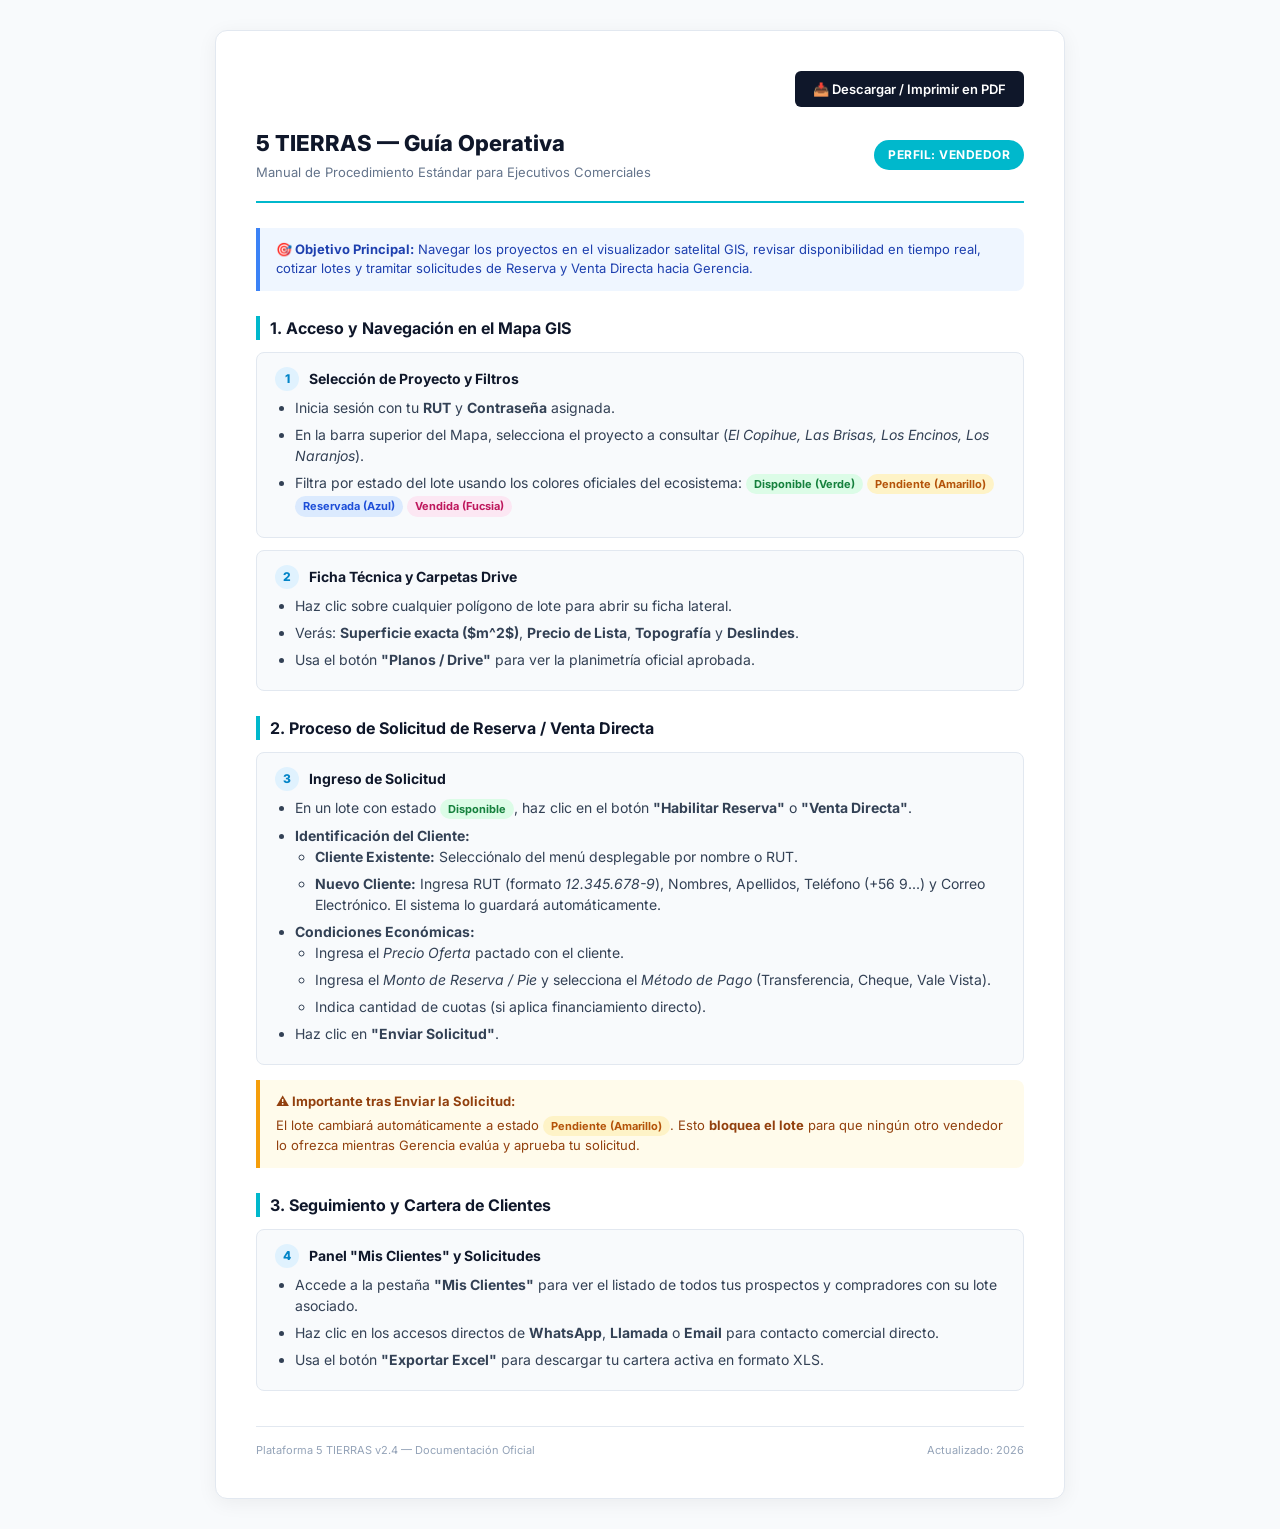
<file: 02_GESTION/guias/GUIA_VENDEDOR.html>
<!DOCTYPE html>
<html lang="es">
<head>
  <meta charset="UTF-8">
  <title>Guía de Operación — Perfil Vendedor | 5 TIERRAS</title>
  <style>
    @import url('https://fonts.googleapis.com/css2?family=Inter:wght@300;400;500;600;700;800&display=swap');
    
    * { box-sizing: border-box; margin: 0; padding: 0; font-family: 'Inter', sans-serif; }
    body { background: #f8fafc; color: #0f172a; padding: 30px 20px; line-height: 1.5; font-size: 14px; }
    .container { max-width: 850px; margin: 0 auto; background: #ffffff; padding: 40px; border-radius: 12px; box-shadow: 0 4px 20px rgba(0,0,0,0.06); border: 1px solid #e2e8f0; }
    
    /* Header */
    .header { display: flex; justify-content: space-between; align-items: center; border-bottom: 2px solid #00B8CC; padding-bottom: 18px; margin-bottom: 25px; }
    .badge-role { background: #00B8CC; color: #ffffff; padding: 6px 14px; border-radius: 20px; font-weight: 700; font-size: 12px; text-transform: uppercase; letter-spacing: 0.5px; }
    .title { font-size: 22px; font-weight: 800; color: #0f172a; }
    .subtitle { font-size: 13px; color: #64748b; margin-top: 3px; }
    
    /* Action Bar */
    .action-bar { display: flex; justify-content: flex-end; margin-bottom: 20px; gap: 10px; }
    .btn-pdf { background: #0f172a; color: #ffffff; border: none; padding: 10px 18px; border-radius: 6px; font-weight: 600; cursor: pointer; display: inline-flex; align-items: center; gap: 8px; font-size: 13px; transition: all 0.2s; }
    .btn-pdf:hover { background: #00B8CC; }
    
    /* Steps & Sections */
    .section-title { font-size: 16px; font-weight: 700; color: #0f172a; border-left: 4px solid #00B8CC; padding-left: 10px; margin: 25px 0 12px 0; }
    .step-card { background: #f8fafc; border: 1px solid #e2e8f0; border-radius: 8px; padding: 14px 18px; margin-bottom: 12px; }
    .step-header { display: flex; align-items: center; gap: 10px; font-weight: 700; font-size: 14px; color: #0f172a; margin-bottom: 6px; }
    .step-number { background: #e0f2fe; color: #0284c7; width: 24px; height: 24px; border-radius: 50%; display: flex; align-items: center; justify-content: center; font-size: 12px; font-weight: 800; }
    
    ul { margin-left: 20px; color: #334155; }
    li { margin-bottom: 6px; }
    
    .status-pill { display: inline-block; padding: 2px 8px; border-radius: 12px; font-size: 11px; font-weight: 700; }
    .st-disponible { background: #dcfce7; color: #15803d; }
    .st-pendiente { background: #fef3c7; color: #b45309; }
    .st-reservada { background: #dbeafe; color: #1d4ed8; }
    .st-vendida { background: #fce7f3; color: #be185d; }
    
    .tip-box { background: #eff6ff; border-left: 4px solid #3b82f6; padding: 12px 16px; border-radius: 0 8px 8px 0; margin: 15px 0; font-size: 13px; color: #1e40af; }
    .warning-box { background: #fffbeb; border-left: 4px solid #f59e0b; padding: 12px 16px; border-radius: 0 8px 8px 0; margin: 15px 0; font-size: 13px; color: #92400e; }
    
    .footer { margin-top: 35px; border-top: 1px solid #e2e8f0; padding-top: 15px; font-size: 11px; color: #94a3b8; display: flex; justify-content: space-between; }

    @media print {
      body { background: #fff; padding: 0; }
      .container { box-shadow: none; border: none; padding: 0; max-width: 100%; }
      .action-bar { display: none; }
    }
  </style>
</head>
<body>
  <div class="container">
    <div class="action-bar">
      <button class="btn-pdf" onclick="window.print()">📥 Descargar / Imprimir en PDF</button>
    </div>

    <div class="header">
      <div>
        <div class="title">5 TIERRAS — Guía Operativa</div>
        <div class="subtitle">Manual de Procedimiento Estándar para Ejecutivos Comerciales</div>
      </div>
      <div class="badge-role">Perfil: Vendedor</div>
    </div>

    <div class="tip-box">
      <strong>🎯 Objetivo Principal:</strong> Navegar los proyectos en el visualizador satelital GIS, revisar disponibilidad en tiempo real, cotizar lotes y tramitar solicitudes de Reserva y Venta Directa hacia Gerencia.
    </div>

    <div class="section-title">1. Acceso y Navegación en el Mapa GIS</div>
    <div class="step-card">
      <div class="step-header">
        <div class="step-number">1</div>
        <span>Selección de Proyecto y Filtros</span>
      </div>
      <ul>
        <li>Inicia sesión con tu <strong>RUT</strong> y <strong>Contraseña</strong> asignada.</li>
        <li>En la barra superior del Mapa, selecciona el proyecto a consultar (<em>El Copihue, Las Brisas, Los Encinos, Los Naranjos</em>).</li>
        <li>Filtra por estado del lote usando los colores oficiales del ecosistema:
          <span class="status-pill st-disponible">Disponible (Verde)</span>
          <span class="status-pill st-pendiente">Pendiente (Amarillo)</span>
          <span class="status-pill st-reservada">Reservada (Azul)</span>
          <span class="status-pill st-vendida">Vendida (Fucsia)</span>
        </li>
      </ul>
    </div>

    <div class="step-card">
      <div class="step-header">
        <div class="step-number">2</div>
        <span>Ficha Técnica y Carpetas Drive</span>
      </div>
      <ul>
        <li>Haz clic sobre cualquier polígono de lote para abrir su ficha lateral.</li>
        <li>Verás: <strong>Superficie exacta ($m^2$)</strong>, <strong>Precio de Lista</strong>, <strong>Topografía</strong> y <strong>Deslindes</strong>.</li>
        <li>Usa el botón <strong>"Planos / Drive"</strong> para ver la planimetría oficial aprobada.</li>
      </ul>
    </div>

    <div class="section-title">2. Proceso de Solicitud de Reserva / Venta Directa</div>
    <div class="step-card">
      <div class="step-header">
        <div class="step-number">3</div>
        <span>Ingreso de Solicitud</span>
      </div>
      <ul>
        <li>En un lote con estado <span class="status-pill st-disponible">Disponible</span>, haz clic en el botón <strong>"Habilitar Reserva"</strong> o <strong>"Venta Directa"</strong>.</li>
        <li><strong>Identificación del Cliente:</strong>
          <ul>
            <li><strong>Cliente Existente:</strong> Selecciónalo del menú desplegable por nombre o RUT.</li>
            <li><strong>Nuevo Cliente:</strong> Ingresa RUT (formato <em>12.345.678-9</em>), Nombres, Apellidos, Teléfono (+56 9...) y Correo Electrónico. El sistema lo guardará automáticamente.</li>
          </ul>
        </li>
        <li><strong>Condiciones Económicas:</strong>
          <ul>
            <li>Ingresa el <em>Precio Oferta</em> pactado con el cliente.</li>
            <li>Ingresa el <em>Monto de Reserva / Pie</em> y selecciona el <em>Método de Pago</em> (Transferencia, Cheque, Vale Vista).</li>
            <li>Indica cantidad de cuotas (si aplica financiamiento directo).</li>
          </ul>
        </li>
        <li>Haz clic en <strong>"Enviar Solicitud"</strong>.</li>
      </ul>
    </div>

    <div class="warning-box">
      <strong>⚠️ Importante tras Enviar la Solicitud:</strong>
      <p style="margin-top:4px;">El lote cambiará automáticamente a estado <span class="status-pill st-pendiente">Pendiente (Amarillo)</span>. Esto <strong>bloquea el lote</strong> para que ningún otro vendedor lo ofrezca mientras Gerencia evalúa y aprueba tu solicitud.</p>
    </div>

    <div class="section-title">3. Seguimiento y Cartera de Clientes</div>
    <div class="step-card">
      <div class="step-header">
        <div class="step-number">4</div>
        <span>Panel "Mis Clientes" y Solicitudes</span>
      </div>
      <ul>
        <li>Accede a la pestaña <strong>"Mis Clientes"</strong> para ver el listado de todos tus prospectos y compradores con su lote asociado.</li>
        <li>Haz clic en los accesos directos de <strong>WhatsApp</strong>, <strong>Llamada</strong> o <strong>Email</strong> para contacto comercial directo.</li>
        <li>Usa el botón <strong>"Exportar Excel"</strong> para descargar tu cartera activa en formato XLS.</li>
      </ul>
    </div>

    <div class="footer">
      <span>Plataforma 5 TIERRAS v2.4 — Documentación Oficial</span>
      <span>Actualizado: 2026</span>
    </div>
  </div>
</body>
</html>
</file>
